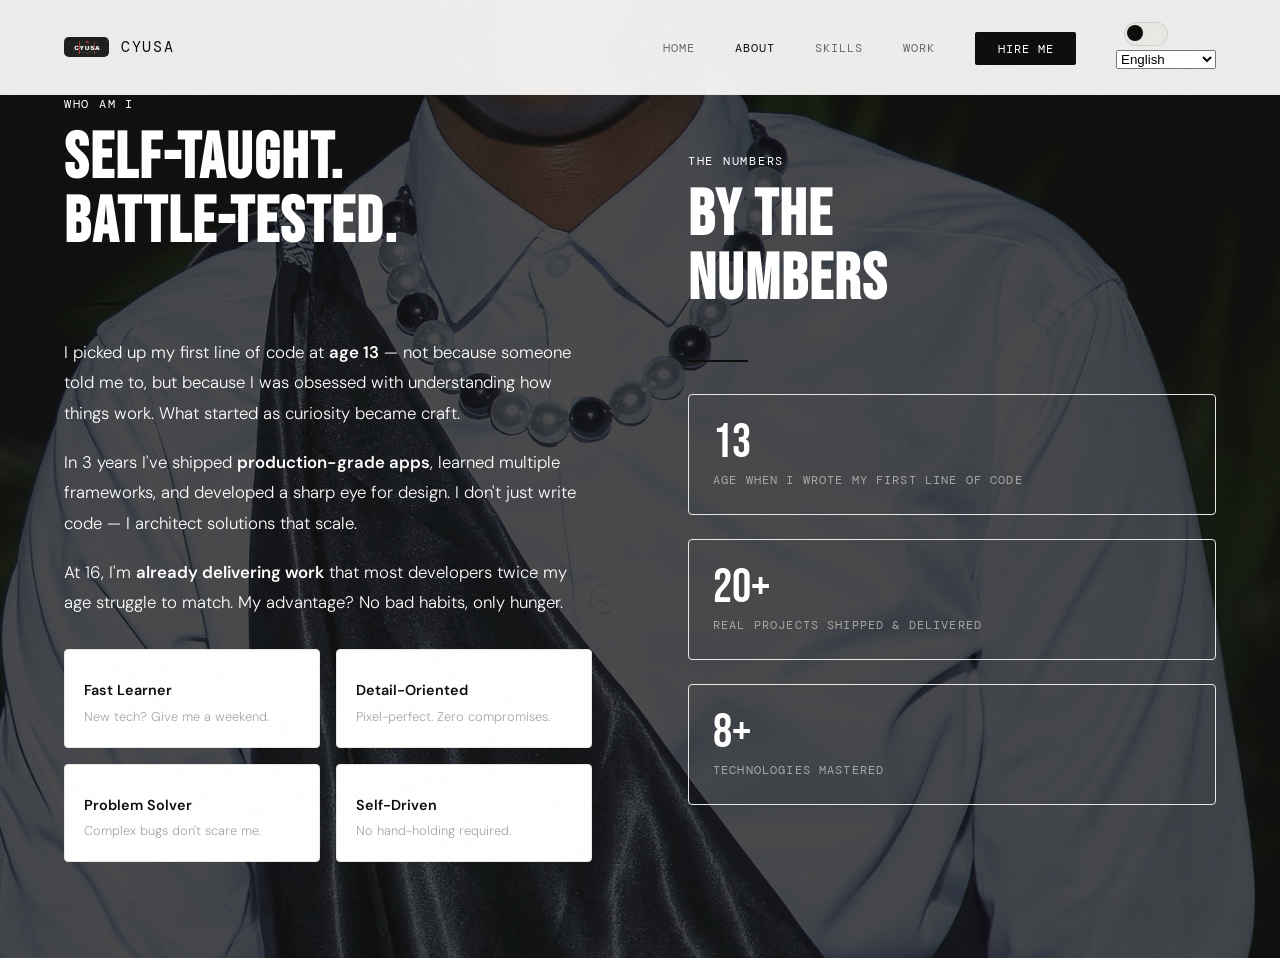
<file: about.html>
<!DOCTYPE html>
<html lang="en">
<head>
  <meta charset="UTF-8">
  <meta name="viewport" content="width=device-width, initial-scale=1.0">
  <title>About — CYUSA Yvan</title>
  <meta name="description" content="Cyusa Ivan — frontend developer portfolio about page.">
  <link rel="icon" href="./cyusa_logo.jpg" type="image/jpeg">
  <link rel="apple-touch-icon" href="./cyusa_logo.jpg">
  <link href="https://fonts.googleapis.com/css2?family=Bebas+Neue&family=DM+Sans:wght@300;400;500;600&family=DM+Mono:wght@400;500&display=swap" rel="stylesheet">
  <link rel="stylesheet" href="styles.css">
  <script defer src="script.js"></script>
</head>
<body>
  <nav>
    <a class="nav-logo" href="index.html">
      <img class="nav-logo-img" src="./cyusa_logo.jpg" alt="Cyusa logo">
      <span>CYUSA</span>
    </a>
    <ul class="nav-links">
      <li><a href="index.html">Home</a></li>
      <li><a href="about.html">About</a></li>
      <li><a href="skills.html">Skills</a></li>
      <li><a href="projects.html">Work</a></li>
      <li><a href="hire.html" class="btn-hire-nav">Hire Me</a></li>
      <li>
        <div class="theme-toggle-wrap" onclick="toggleTheme()" title="Toggle dark/light mode">
          <span class="theme-icon"></span>
          <div class="theme-toggle"></div>
          <span class="theme-icon"></span>
        </div>
         <div class="language-switcher">
    <select id="google_translate_select">
        <option value="en">English</option>
        <option value="fr">French</option>
        <option value="rw">Kinyarwanda</option>
    </select>
</div>
<div id="google_translate_element" style="display:none;"></div>
      </li>
    </ul>
  </nav>

  <main class="page">
    <section id="about">
      <div class="fade-up">
        <p class="section-label">Who am I</p>
        <h2 class="section-title">Self-Taught.<br>Battle-Tested.</h2>
        <div class="h-line"></div>
        <div class="about-text">
          <p>I picked up my first line of code at <strong>age 13</strong> — not because someone told me to, but because I was obsessed with understanding how things work. What started as curiosity became craft.</p>
          <p>In 3 years I've shipped <strong>production-grade apps</strong>, learned multiple frameworks, and developed a sharp eye for design. I don't just write code — I architect solutions that scale.</p>
          <p>At 16, I'm <strong>already delivering work</strong> that most developers twice my age struggle to match. My advantage? No bad habits, only hunger.</p>
        </div>
        <div class="capabilities">
          <div class="cap-item"><span class="cap-icon"></span><h4>Fast Learner</h4><p>New tech? Give me a weekend.</p></div>
          <div class="cap-item"><span class="cap-icon"></span><h4>Detail-Oriented</h4><p>Pixel-perfect. Zero compromises.</p></div>
          <div class="cap-item"><span class="cap-icon"></span><h4>Problem Solver</h4><p>Complex bugs don't scare me.</p></div>
          <div class="cap-item"><span class="cap-icon"></span><h4>Self-Driven</h4><p>No hand-holding required.</p></div>
        </div>
      </div>
      <div class="fade-up" style="transition-delay:0.15s">
        <p class="section-label">The numbers</p>
        <h2 class="section-title">By the<br>Numbers</h2>
        <div class="h-line"></div>
        <div style="display:flex;flex-direction:column;gap:1.5rem">
          <div style="padding:1.5rem;border:1px solid var(--grey-100);border-radius:4px">
            <div style="font-family:'Bebas Neue',sans-serif;font-size:3rem;line-height:1;color:var(--grey)">13</div>
            <div style="font-family:'DM Mono',monospace;font-size:0.72rem;letter-spacing:0.1em;text-transform:uppercase;color:var(--grey-300);margin-top:0.3rem">Age when I wrote my first line of code</div>
          </div>
          <div style="padding:1.5rem;border:1px solid var(--grey-100);border-radius:4px">
            <div style="font-family:'Bebas Neue',sans-serif;font-size:3rem;line-height:1;color:var(--grey)">20+</div>
            <div style="font-family:'DM Mono',monospace;font-size:0.72rem;letter-spacing:0.1em;text-transform:uppercase;color:var(--grey-300);margin-top:0.3rem">Real projects shipped &amp; delivered</div>
          </div>
          <div style="padding:1.5rem;border:1px solid var(--grey-100);border-radius:4px">
            <div style="font-family:'Bebas Neue',sans-serif;font-size:3rem;line-height:1;color:var(--grey)">8+</div>
            <div style="font-family:'DM Mono',monospace;font-size:0.72rem;letter-spacing:0.1em;text-transform:uppercase;color:var(--grey-300);margin-top:0.3rem">Technologies mastered</div>
          </div>
        </div>
      </div>
    </section>
  </main>
</body>
</html>
</file>
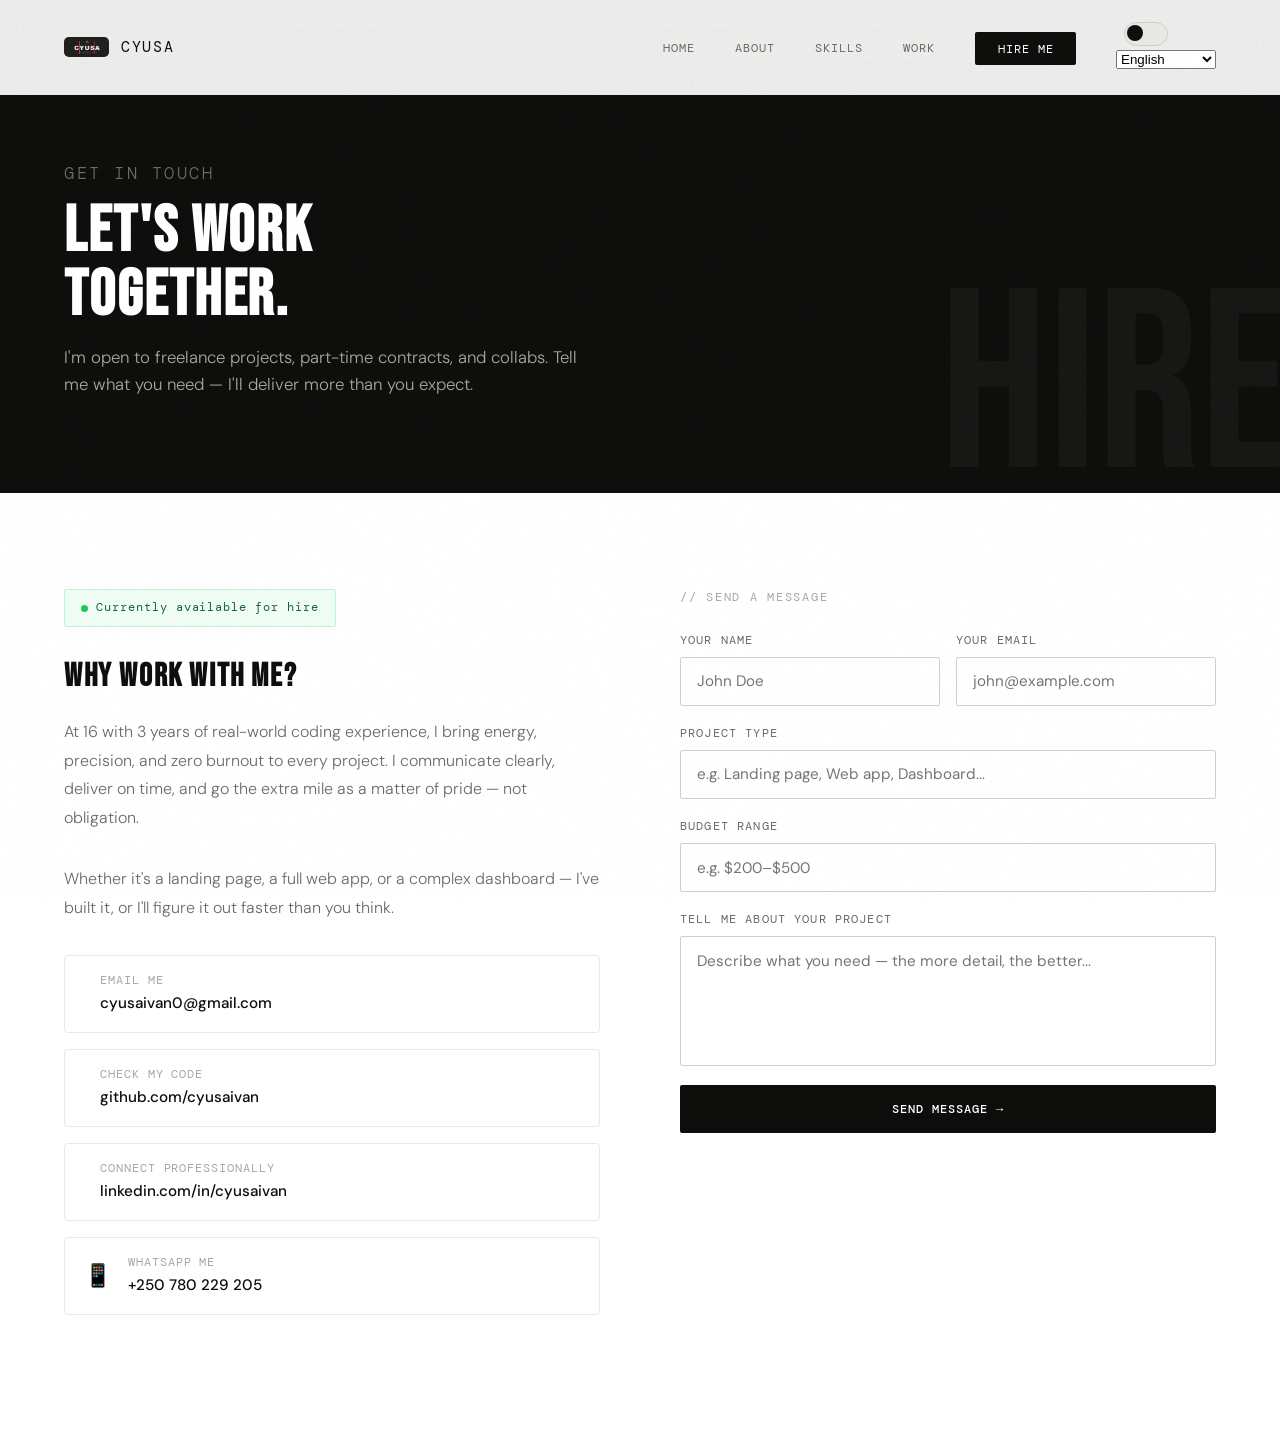
<file: hire.html>
<!DOCTYPE html>
<html lang="en">
<head>
  <meta charset="UTF-8">
  <meta name="viewport" content="width=device-width, initial-scale=1.0">
  <title>Hire — CYUSA Yvan</title>
  <meta name="description" content="Cyusa Ivan — frontend developer portfolio hire page.">
  <link rel="icon" href="./cyusa_logo.jpg" type="image/jpeg">
  <link rel="apple-touch-icon" href="./cyusa_logo.jpg">
  <link href="https://fonts.googleapis.com/css2?family=Bebas+Neue&family=DM+Sans:wght@300;400;500;600&family=DM+Mono:wght@400;500&display=swap" rel="stylesheet">
  <link rel="stylesheet" href="styles.css">
  <script defer src="script.js"></script>
</head>
<body>
  <nav>
    <a class="nav-logo" href="index.html">
      <img class="nav-logo-img" src="./cyusa_logo.jpg" alt="Cyusa logo">
      <span>CYUSA</span>
    </a>
    <ul class="nav-links">
      <li><a href="index.html">Home</a></li>
      <li><a href="about.html">About</a></li>
      <li><a href="skills.html">Skills</a></li>
      <li><a href="projects.html">Work</a></li>
      <li><a href="hire.html" class="btn-hire-nav">Hire Me</a></li>
      <li>
        <div class="theme-toggle-wrap" onclick="toggleTheme()" title="Toggle dark/light mode">
          <span class="theme-icon"></span>
          <div class="theme-toggle"></div>
          <span class="theme-icon"></span>
        </div>
         <div class="language-switcher">
    <select id="google_translate_select">
        <option value="en">English</option>
        <option value="fr">French</option>
        <option value="rw">Kinyarwanda</option>
    </select>
</div>
<div id="google_translate_element" style="display:none;"></div>
      </li>
    </ul>
  </nav>

  <main class="page hire-page">
    <div class="hire-hero">
      <p class="section-label">Get in touch</p>
      <h2 class="section-title">Let's Work<br>Together.</h2>
      <p>I'm open to freelance projects, part-time contracts, and collabs. Tell me what you need — I'll deliver more than you expect.</p>
    </div>

    <div class="hire-body">
      <div class="hire-info">
        <div class="availability-badge">Currently available for hire</div>
        <h3>Why Work With Me?</h3>
        <p>At 16 with 3 years of real-world coding experience, I bring energy, precision, and zero burnout to every project. I communicate clearly, deliver on time, and go the extra mile as a matter of pride — not obligation.</p>
        <p>Whether it's a landing page, a full web app, or a complex dashboard — I've built it, or I'll figure it out faster than you think.</p>
        <div class="contact-methods">
          <a class="contact-method" href="mailto:cyusaivan0@gmail.com">
            <span class="cm-icon"></span>
            <div><span class="cm-label">Email me</span><span class="cm-value">cyusaivan0@gmail.com</span></div>
          </a>
          <a class="contact-method" href="https://github.com" target="_blank">
            <span class="cm-icon"></span>
            <div><span class="cm-label">Check my code</span><span class="cm-value">github.com/cyusaivan</span></div>
          </a>
          <a class="contact-method" href="https://linkedin.com" target="_blank">
            <span class="cm-icon"></span>
            <div><span class="cm-label">Connect professionally</span><span class="cm-value">linkedin.com/in/cyusaivan</span></div>
          </a>
          <a class="contact-method" href="https://wa.me/250780229205" target="_blank">
            <span class="cm-icon">📱</span>
            <div><span class="cm-label">WhatsApp me</span><span class="cm-value">+250 780 229 205</span></div>
          </a>
        </div>
      </div>

      <div>
        <p class="section-label" style="margin-bottom:1.5rem">// send a message</p>
        <div class="contact-form" id="contact-form">
          <div class="form-row">
            <div class="form-group">
              <label class="form-label">Your Name</label>
              <input class="form-input" id="f-name" type="text" placeholder="John Doe">
            </div>
            <div class="form-group">
              <label class="form-label">Your Email</label>
              <input class="form-input" id="f-email" type="email" placeholder="john@example.com">
            </div>
          </div>
          <div class="form-group">
            <label class="form-label">Project Type</label>
            <input class="form-input" id="f-type" type="text" placeholder="e.g. Landing page, Web app, Dashboard...">
          </div>
          <div class="form-group">
            <label class="form-label">Budget Range</label>
            <input class="form-input" id="f-budget" type="text" placeholder="e.g. $200–$500">
          </div>
          <div class="form-group">
            <label class="form-label">Tell me about your project</label>
            <textarea class="form-textarea" id="f-msg" placeholder="Describe what you need — the more detail, the better..."></textarea>
          </div>
          <button class="btn btn-primary" style="width:100%;justify-content:center;padding:1rem" onclick="submitForm()">Send Message →</button>
          <div class="form-success" id="form-success">✓ Message sent! I'll get back to you within 24 hours.</div>
        </div>
      </div>
    </div>
  </main>
</body>
</html>
</file>
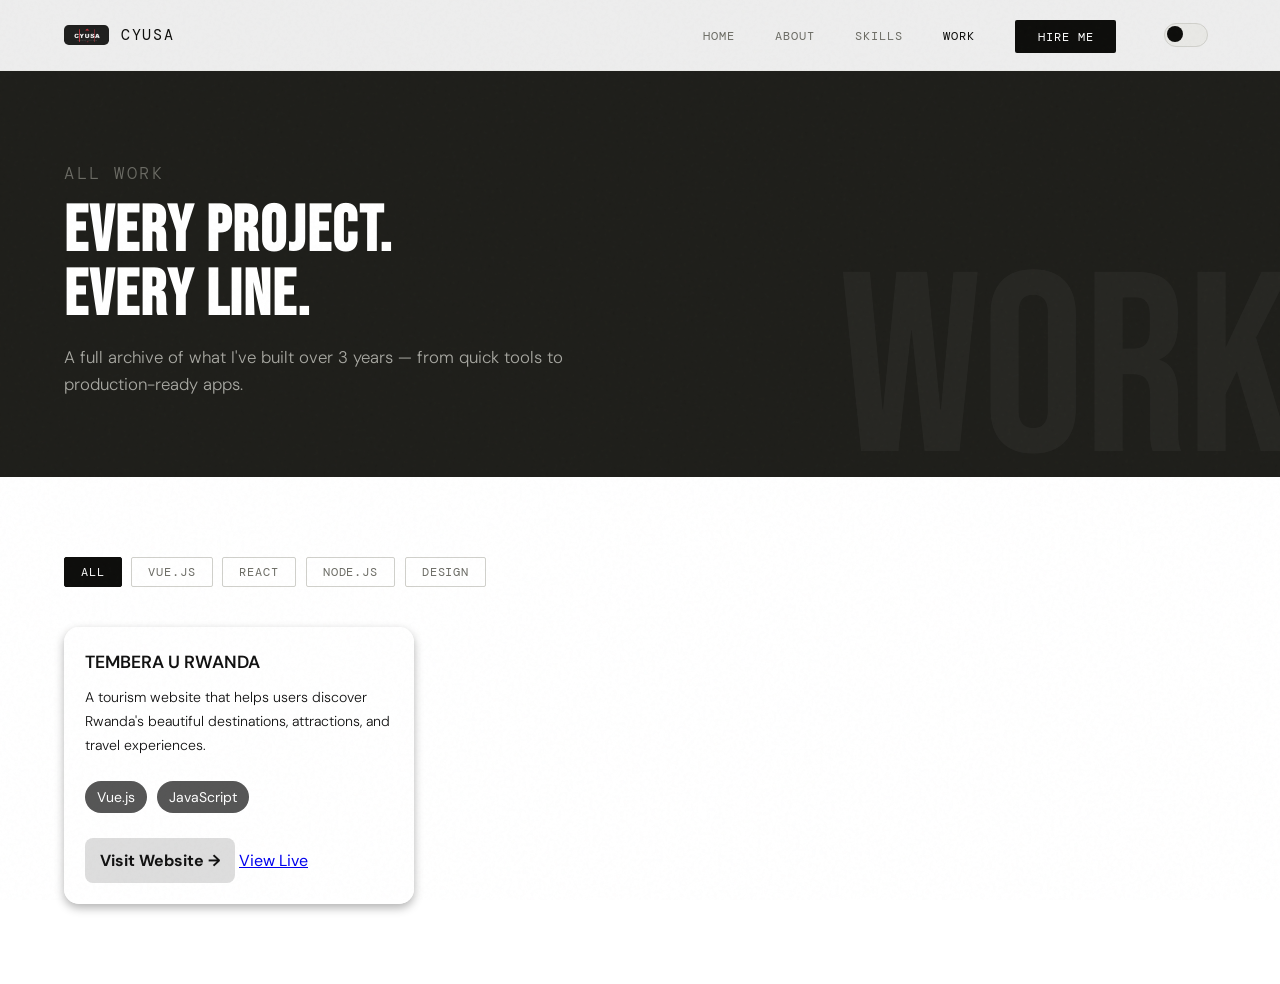
<file: projects.html>
<!DOCTYPE html>
<html lang="en">
<head>
  <meta charset="UTF-8">
  <meta name="viewport" content="width=device-width, initial-scale=1.0">
  <title>Work — CYUSA Yvan</title>
  <meta name="description" content="Cyusa Ivan — frontend developer portfolio work page.">
  <link rel="icon" href="./cyusa_logo.jpg" type="image/jpeg">
  <link rel="apple-touch-icon" href="./cyusa_logo.jpg">
  <link href="https://fonts.googleapis.com/css2?family=Bebas+Neue&family=DM+Sans:wght@300;400;500;600&family=DM+Mono:wght@400;500&display=swap" rel="stylesheet">
  <link rel="stylesheet" href="styles.css">
  <script defer src="script.js"></script>
</head>
<body>
  <nav>
    <a class="nav-logo" href="index.html">
      <img class="nav-logo-img" src="./cyusa_logo.jpg" alt="Cyusa logo">
      <span>CYUSA</span>
    </a>
    <ul class="nav-links">
      <li><a href="index.html">Home</a></li>
      <li><a href="about.html">About</a></li>
      <li><a href="skills.html">Skills</a></li>
      <li><a href="projects.html">Work</a></li>
      <li><a href="hire.html" class="btn-hire-nav">Hire Me</a></li>
      <li>
        <div class="theme-toggle-wrap" onclick="toggleTheme()" title="Toggle dark/light mode">
          <span class="theme-icon"></span>
          <div class="theme-toggle"></div>
          <span class="theme-icon"></span>
        </div>
        
      </li>
    </ul>
  </nav>

  <main class="page">
    <div class="projects-page-hero">
      <p class="section-label">All work</p>
      <h2 class="section-title">Every Project.<br>Every Line.</h2>
      <p>A full archive of what I've built over 3 years — from quick tools to production-ready apps.</p>
    </div>

    <div class="projects-full">
      <div class="filter-bar">
        <button class="filter-btn active" onclick="filterProjects('all', this)">All</button>
        <button class="filter-btn" onclick="filterProjects('Vue.js', this)">Vue.js</button>
        <button class="filter-btn" onclick="filterProjects('React', this)">React</button>
        <button class="filter-btn" onclick="filterProjects('Node.js', this)">Node.js</button>
        <button class="filter-btn" onclick="filterProjects('Design', this)">Design</button>
      </div>
   <div class="project-card" data-category="Vue.js">
    <div class="project-content">
        <h3>TEMBERA U RWANDA</h3>
        <p>
            A tourism website that helps users discover Rwanda's beautiful
            destinations, attractions, and travel experiences.
        </p>

        <div class="project-tech">
            <span>Vue.js</span>
            <span>JavaScript</span>
        </div>

        <div class="project-buttons">
            <a href="https://sos-l3-j6ew.vercel.app/"
               target="_blank"
               class="project-link">
                Visit Website →
            </a>
            <a href="https://github.com/01cyusa/SOS-L3"
               target="_blank"
               class="github-link">
                View Live
            </a>
        </div>
    </div>
</div>
</style>
<style>
.project-card{
    background: rgba(255,255,255,0.08);
    border: 1px solid rgba(255,255,255,0.15);
    border-radius: 15px;
    padding: 20px;
    max-width: 350px;
    transition: 0.3s ease;
    box-shadow: 0 4px 10px rgba(0,0,0,0.3);
}
.project-card:hover{
    transform: translateY(-5px);
}

/* Dark Mode */
body.dark-mode .project-card{
    color: white;
}

body.dark-mode .project-card h3,
body.dark-mode .project-card p{
    color: white;
}

/* Light Mode */
body:not(.dark-mode) .project-card{
    color: #111;
    background: rgba(255,255,255,0.9);
}

body:not(.dark-mode) .project-card h3,
body:not(.dark-mode) .project-card p{
    color: #111;
}

.project-tech{
    display: flex;
    gap: 10px;
    margin: 15px 0;
    flex-wrap: wrap;
}

.project-tech span{
    background: #555;
    color: white;
    padding: 5px 12px;
    border-radius: 20px;
    font-size: 14px;
}

.project-link{
    display: inline-block;
    margin-top: 10px;
    padding: 10px 15px;
    border-radius: 8px;
    text-decoration: none;
    transition: 0.3s;
}

/* Dark Mode Link */
body.dark-mode .project-link{
    background: #333;
    color: white;
}

/* Light Mode Link */
body:not(.dark-mode) .project-link{
    background: #ddd;
    color: #111;
}
</style>
    </div>
  </main>
</file>
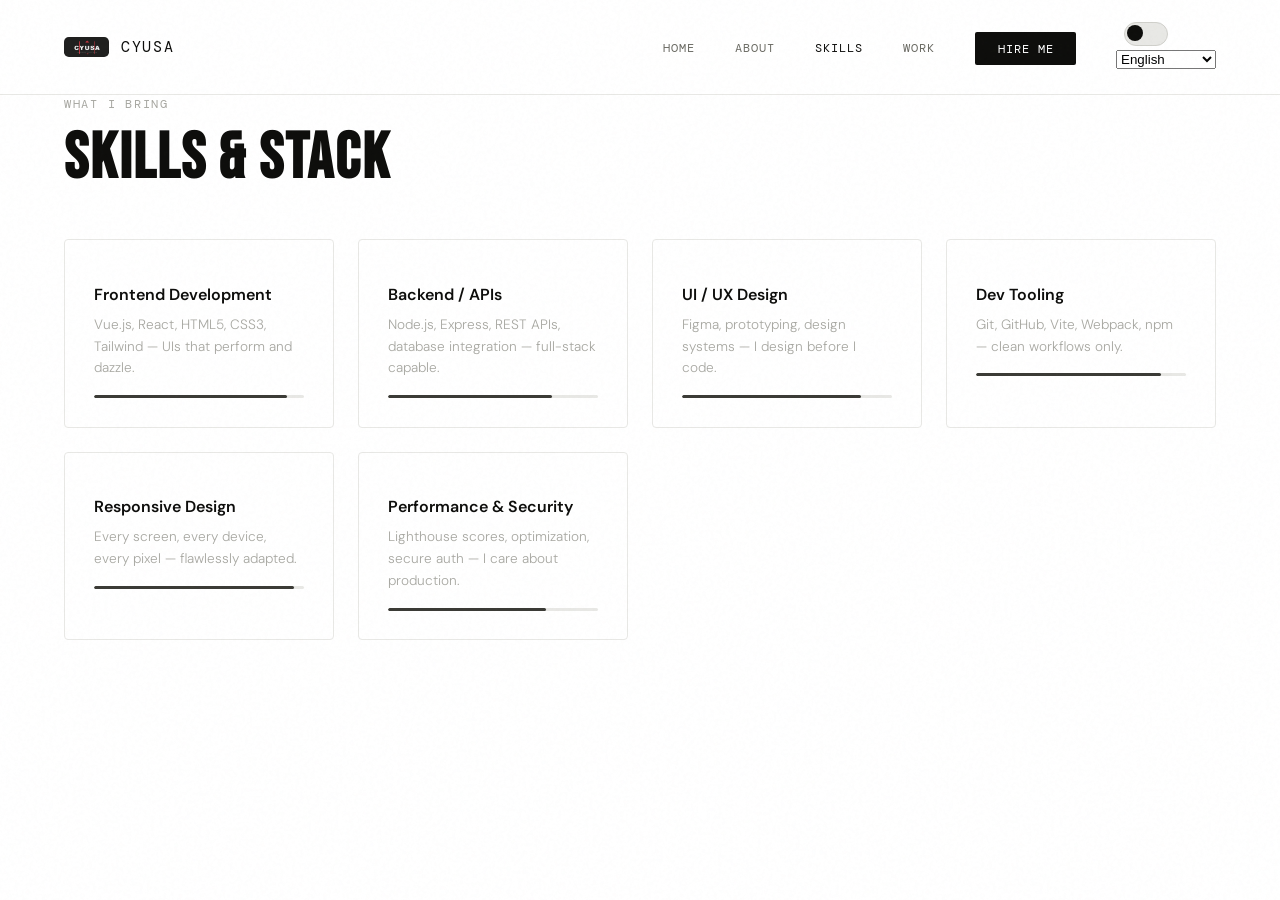
<file: skills.html>
<!DOCTYPE html>
<html lang="en">
<head>
  <meta charset="UTF-8">
  <meta name="viewport" content="width=device-width, initial-scale=1.0">
  <title>Skills — CYUSA Yvan</title>
  <meta name="description" content="Cyusa Ivan — frontend developer portfolio skills page.">
  <link rel="icon" href="./cyusa_logo.jpg" type="image/jpeg">
  <link rel="apple-touch-icon" href="./cyusa_logo.jpg">
  <link href="https://fonts.googleapis.com/css2?family=Bebas+Neue&family=DM+Sans:wght@300;400;500;600&family=DM+Mono:wght@400;500&display=swap" rel="stylesheet">
  <link rel="stylesheet" href="styles.css">
  <script defer src="script.js"></script>
</head>
<body>
  <nav>
    <a class="nav-logo" href="index.html">
      <img class="nav-logo-img" src="./cyusa_logo.jpg" alt="Cyusa logo">
      <span>CYUSA</span>
    </a>
    <ul class="nav-links">
      <li><a href="index.html">Home</a></li>
      <li><a href="about.html">About</a></li>
      <li><a href="skills.html">Skills</a></li>
      <li><a href="projects.html">Work</a></li>
      <li><a href="hire.html" class="btn-hire-nav">Hire Me</a></li>
      <li>
        <div class="theme-toggle-wrap" onclick="toggleTheme()" title="Toggle dark/light mode">
          <span class="theme-icon"></span>
          <div class="theme-toggle"></div>
          <span class="theme-icon"></span>
        </div>
         <div class="language-switcher">
    <select id="google_translate_select">
        <option value="en">English</option>
        <option value="fr">French</option>
        <option value="rw">Kinyarwanda</option>
    </select>
</div>
<div id="google_translate_element" style="display:none;"></div>
      </li>
    </ul>
  </nav>

  <main class="page">
    <section id="skills">
      <div class="fade-up">
        <p class="section-label">What I bring</p>
        <h2 class="section-title">Skills & Stack</h2>
        <div class="skills-grid">
          <div class="skill-card fade-up"><span class="skill-card-icon"></span><h3>Frontend Development</h3><p>Vue.js, React, HTML5, CSS3, Tailwind — UIs that perform and dazzle.</p><div class="skill-bar-wrap"><div class="skill-bar" style="width:92%"></div></div></div>
          <div class="skill-card fade-up"><span class="skill-card-icon"></span><h3>Backend / APIs</h3><p>Node.js, Express, REST APIs, database integration — full-stack capable.</p><div class="skill-bar-wrap"><div class="skill-bar" style="width:78%"></div></div></div>
          <div class="skill-card fade-up"><span class="skill-card-icon"></span><h3>UI / UX Design</h3><p>Figma, prototyping, design systems — I design before I code.</p><div class="skill-bar-wrap"><div class="skill-bar" style="width:85%"></div></div></div>
          <div class="skill-card fade-up"><span class="skill-card-icon"></span><h3>Dev Tooling</h3><p>Git, GitHub, Vite, Webpack, npm — clean workflows only.</p><div class="skill-bar-wrap"><div class="skill-bar" style="width:88%"></div></div></div>
          <div class="skill-card fade-up"><span class="skill-card-icon"></span><h3>Responsive Design</h3><p>Every screen, every device, every pixel — flawlessly adapted.</p><div class="skill-bar-wrap"><div class="skill-bar" style="width:95%"></div></div></div>
          <div class="skill-card fade-up"><span class="skill-card-icon"></span><h3>Performance & Security</h3><p>Lighthouse scores, optimization, secure auth — I care about production.</p><div class="skill-bar-wrap"><div class="skill-bar" style="width:75%"></div></div></div>
        </div>
      </div>
    </section>
  </main>
</body>
</html>
</file>
<file: styles.css>
:root {
  --white: #ffffff;
  --off-white: #f5f5f3;
  --grey-100: #e8e8e5;
  --grey-200: #d0d0cb;
  --grey-300: #a8a8a2;
  --grey-400: #6b6b64;
  --grey-500: #3a3a35;
  --grey-600: #1e1e1a;
  --black: #0d0d0b;
}

html.dark {
  --white: #111110;
  --off-white: #191918;
  --grey-100: #252523;
  --grey-200: #333330;
  --grey-300: #555550;
  --grey-400: #8a8a82;
  --grey-500: #b8b8b0;
  --grey-600: #e0e0d8;
  --black: #f0f0ec;
}

body, nav, section, footer, div, span, a, p, h1, h2, h3, h4, input, textarea, button {
  transition-property: background-color, border-color, color, box-shadow;
  transition-duration: 0.35s;
  transition-timing-function: ease;
}

.theme-toggle {
  width: 44px;
  height: 24px;
  background: var(--grey-100);
  border: 1.5px solid var(--grey-200);
  border-radius: 999px;
  cursor: pointer;
  position: relative;
  flex-shrink: 0;
  transition: background 0.3s, border-color 0.3s;
}
.theme-toggle::after {
  content: '';
  position: absolute;
  top: 2px;
  left: 2px;
  width: 16px;
  height: 16px;
  background: var(--black);
  border-radius: 50%;
  transition: transform 0.3s cubic-bezier(.4,0,.2,1), background 0.3s;
}
html.dark .theme-toggle::after {
  transform: translateX(20px);
}
.theme-toggle-wrap {
  display: flex;
  align-items: center;
  gap: 0.5rem;
}
.theme-icon {
  font-size: 0.85rem;
  line-height: 1;
  user-select: none;
  transition: opacity 0.2s;
}
*, *::before, *::after { box-sizing: border-box; margin: 0; padding: 0; }
html { scroll-behavior: smooth; }
body {
  background: var(--white);
  color: var(--black);
  font-family: 'DM Sans', sans-serif;
  font-size: 16px;
  line-height: 1.6;
  overflow-x: hidden;
}
body::before {
  content: '';
  position: fixed;
  inset: 0;
  background-image: url("data:image/svg+xml,%3Csvg viewBox='0 0 256 256' xmlns='http://www.w3.org/2000/svg'%3E%3Cfilter id='noise'%3E%3CfeTurbulence type='fractalNoise' baseFrequency='0.9' numOctaves='4' stitchTiles='stitch'/%3E%3C/filter%3E%3Crect width='100%25' height='100%25' filter='url(%23noise)' opacity='0.04'/%3E%3C/svg%3E");
  pointer-events: none;
  z-index: 9999;
  opacity: 0.5;
}

.page { min-height: 100vh; }

nav {
  position: fixed;
  top: 0; left: 0; right: 0;
  z-index: 500;
  display: flex;
  justify-content: space-between;
  align-items: center;
  padding: 1.4rem 4rem;
  background: rgba(255,255,255,0.92);
  backdrop-filter: blur(20px);
  border-bottom: 1px solid var(--grey-100);
}
html.dark nav { background: rgba(17,17,16,0.92); }
.nav-logo {
  font-family: 'Bebas Neue', sans-serif;
  font-size: 1.6rem;
  letter-spacing: 0.12em;
  color: var(--black);
  text-decoration: none;
  cursor: pointer;
  display: flex;
  align-items: center;
  gap: 0.75rem;
}
.nav-logo-img {
  width: 2.8rem;
  height: auto;
  object-fit: contain;
  border-radius: 0.3rem;
}
.nav-logo span {
  font-family: 'DM Mono', monospace;
  font-size: 0.95rem;
  letter-spacing: 0.12em;
  text-transform: uppercase;
}
.nav-links { display: flex; gap: 2.5rem; list-style: none; align-items: center; }
.nav-links a {
  font-family: 'DM Mono', monospace;
  font-size: 0.78rem;
  letter-spacing: 0.08em;
  text-transform: uppercase;
  color: var(--grey-400);
  text-decoration: none;
  cursor: pointer;
  transition: color 0.2s;
}
.nav-links a:hover, .nav-links a.active-link { color: var(--black); }
.hero-brand {
  display: inline-flex;
  align-items: center;
  gap: 0.9rem;
  margin-bottom: 1rem;
}
.hero-brand-logo {
  width: 4rem;
  height: auto;
  border-radius: 0.4rem;
  box-shadow: 0 10px 30px rgba(0,0,0,0.08);
}
.hero-brand span {
  font-family: 'DM Mono', monospace;
  font-size: 0.85rem;
  letter-spacing: 0.13em;
  text-transform: uppercase;
  color: var(--primary);
}
.btn-hire-nav {
  background: var(--black) !important;
  color: var(--white) !important;
  padding: 0.55rem 1.4rem !important;
  border-radius: 2px;
  transition: background 0.2s !important;
}
.btn-hire-nav:hover { background: var(--grey-500) !important; }

.btn {
  display: inline-flex;
  align-items: center;
  gap: 0.5rem;
  padding: 0.75rem 1.8rem;
  border-radius: 2px;
  font-family: 'DM Mono', monospace;
  font-size: 0.78rem;
  letter-spacing: 0.08em;
  text-transform: uppercase;
  text-decoration: none;
  font-weight: 500;
  cursor: pointer;
  border: none;
  transition: all 0.22s ease;
}
.btn-primary { background: var(--black); color: var(--white); }
.btn-primary:hover { background: var(--grey-500); transform: translateY(-2px); box-shadow: 0 8px 24px rgba(0,0,0,0.15); }
.btn-hire {
  background: var(--grey-100);
  color: var(--black);
  border: 1.5px solid var(--grey-200);
  position: relative;
  overflow: hidden;
}
.btn-hire::before {
  content: '';
  position: absolute;
  inset: 0;
  background: var(--black);
  transform: scaleX(0);
  transform-origin: left;
  transition: transform 0.3s ease;
  z-index: 0;
}
.btn-hire:hover::before { transform: scaleX(1); }
.btn-hire:hover { color: var(--white); border-color: var(--black); }
.btn-hire span { position: relative; z-index: 1; }
.btn-outline { background: transparent; color: var(--grey-400); border: 1.5px solid var(--grey-200); }
.btn-outline:hover { border-color: var(--grey-400); color: var(--black); transform: translateY(-2px); }
.btn-ghost { background: var(--white); color: var(--grey-500); border: 1.5px solid var(--grey-200); box-shadow: 0 2px 8px rgba(0,0,0,0.06); }
.btn-ghost:hover { background: var(--off-white); color: var(--black); box-shadow: 0 4px 16px rgba(0,0,0,0.1); transform: translateY(-2px); }

.section-label {
  font-family: 'DM Mono', monospace;
  font-size: 0.72rem;
  letter-spacing: 0.15em;
  text-transform: uppercase;
  color: var(--grey-300);
  margin-bottom: 0.8rem;
}
.section-title {
  font-family: 'Bebas Neue', sans-serif;
  font-size: clamp(2.5rem, 5vw, 4.5rem);
  letter-spacing: 0.03em;
  color: var(--black);
  line-height: 1;
  margin-bottom: 3rem;
}
.h-line { width: 60px; height: 2px; background: var(--black); margin-bottom: 2rem; }
.fade-up { opacity: 0; transform: translateY(28px); transition: opacity 0.7s ease, transform 0.7s ease; }
.fade-up.visible { opacity: 1; transform: translateY(0); }

.hero {
  min-height: 100vh;
  display: grid;
  grid-template-columns: 1fr 1fr;
  align-items: center;
  padding: 8rem 4rem 4rem;
  gap: 4rem;
  position: relative;
  overflow: hidden;
}
.hero::after {
  content: 'DEV';
  position: absolute;
  right: -0.05em; bottom: -0.15em;
  font-family: 'Bebas Neue', sans-serif;
  font-size: clamp(12rem, 22vw, 22rem);
  color: var(--grey-100);
  line-height: 1;
  pointer-events: none;
  user-select: none;
  z-index: 0;
}
.hero-content { position: relative; z-index: 1; }
.badge {
  display: inline-flex;
  align-items: center;
  gap: 0.5rem;
  background: var(--grey-100);
  border: 1px solid var(--grey-200);
  padding: 0.35rem 0.9rem;
  border-radius: 2px;
  font-family: 'DM Mono', monospace;
  font-size: 0.72rem;
  letter-spacing: 0.1em;
  text-transform: uppercase;
  color: var(--grey-400);
  margin-bottom: 1.6rem;
}
.badge::before {
  content: '';
  width: 6px; height: 6px;
  background: #4ade80;
  border-radius: 50%;
  animation: pulse 2s infinite;
}
@keyframes pulse {
  0%,100% { opacity:1; transform:scale(1); }
  50% { opacity:0.5; transform:scale(0.8); }
}
h1 {
  font-family: 'Bebas Neue', sans-serif;
  font-size: clamp(3.5rem, 7vw, 7rem);
  line-height: 0.95;
  letter-spacing: 0.02em;
  color: var(--black);
  margin-bottom: 1.4rem;
}
h1 span { color: var(--grey-300); }
.hero-desc { font-size: 1.05rem; color: var(--grey-400); max-width: 460px; margin-bottom: 2.5rem; font-weight: 300; line-height: 1.75; }
.cta-group { display: flex; flex-wrap: wrap; gap: 0.8rem; align-items: center; }
.stats-row { display: flex; gap: 2.5rem; margin-top: 3rem; padding-top: 2rem; border-top: 1px solid var(--grey-100); }
.stat { display: flex; flex-direction: column; }
.stat-num { font-family: 'Bebas Neue', sans-serif; font-size: 2.2rem; letter-spacing: 0.05em; line-height: 1; color: var(--black); }
.stat-label { font-family: 'DM Mono', monospace; font-size: 0.68rem; letter-spacing: 0.1em; text-transform: uppercase; color: var(--grey-300); margin-top: 0.2rem; }
.hero-visual { position: relative; z-index: 1; display: grid; grid-template-columns: minmax(220px, 360px) 1fr; gap: 1rem; align-items: start; }
.hero-photo { display: block; width: 100%; max-width: 100%; height: auto; border-radius: 20px; object-fit: cover; box-shadow: 0 30px 60px rgba(0,0,0,0.18); border: 1px solid rgba(255,255,255,0.08); }
.code-card {
  background: #1e1e1a;
  border-radius: 6px;
  padding: 1.4rem 1.6rem;
  font-family: 'DM Mono', monospace;
  font-size: 0.78rem;
  line-height: 1.9;
  color: var(--grey-200);
  border: 1px solid rgba(255,255,255,0.06);
  box-shadow: 0 20px 60px rgba(0,0,0,0.2);
  animation: float 6s ease-in-out infinite;
}
html.dark .code-card { background: #0a0a09; border-color: rgba(255,255,255,0.04); }
@keyframes float { 0%,100%{transform:translateY(0)} 50%{transform:translateY(-8px)} }
.code-card .dot-row { display:flex; gap:6px; margin-bottom:1rem; }
.dot { width:10px; height:10px; border-radius:50%; }
.dot-r{background:#ff5f57} .dot-y{background:#febc2e} .dot-g{background:#28c840}
.c-kw{color:#c0a0e0} .c-fn{color:#7ec8e3} .c-str{color:#a8d8a8} .c-num{color:#f0c080} .c-cm{color:var(--grey-400)} .c-br{color:var(--grey-300)}
.skill-chips { display:flex; flex-wrap:wrap; gap:0.5rem; }
.chip {
  background: var(--grey-100);
  border: 1px solid var(--grey-200);
  padding: 0.3rem 0.8rem;
  border-radius: 2px;
  font-family: 'DM Mono', monospace;
  font-size: 0.72rem;
  letter-spacing: 0.06em;
  color: var(--grey-500);
  transition: all 0.2s;
  cursor: default;
}
.chip:hover { background: var(--black); color: var(--white); border-color: var(--black); transform: translateY(-1px); }

#about {
  background: linear-gradient(rgba(17,17,16,0.75), rgba(17,17,16,0.75)), url('./CYUSA.jpg');
  background-size: cover;
  background-position: center;
  background-repeat: no-repeat;
  display: grid;
  grid-template-columns: 1fr 1fr;
  gap: 6rem;
  align-items: center;
  padding: 6rem 4rem;
  color: var(--white);
}
#about .section-label,
#about .section-title,
#about .about-text p,
#about .about-text p strong {
  color: inherit;
}
#about .cap-item {
  color: var(--black);
}
.about-text p { color: var(--grey-100); margin-bottom: 1.2rem; font-weight: 300; font-size: 1.05rem; line-height: 1.8; }
.about-text p strong { color: var(--black); font-weight: 600; }
.capabilities { display: grid; grid-template-columns: 1fr 1fr; gap: 1rem; margin-top: 2rem; }
.cap-item { background: var(--white); border: 1px solid var(--grey-100); padding: 1.2rem; border-radius: 4px; transition: all 0.25s; }
.cap-item:hover { border-color: var(--grey-300); box-shadow: 0 8px 24px rgba(0,0,0,0.08); transform: translateY(-3px); }
.cap-icon { font-size: 1.4rem; margin-bottom: 0.6rem; display: block; }
.cap-item h4 { font-size: 0.9rem; font-weight: 600; color: var(--black); margin-bottom: 0.3rem; }
.cap-item p { font-size: 0.8rem; color: var(--grey-300); font-weight: 300; margin: 0; }

#skills { background: var(--white); padding: 6rem 4rem; }
.skills-grid { display: grid; grid-template-columns: repeat(auto-fill, minmax(260px, 1fr)); gap: 1.5rem; }
.skill-card {
  border: 1px solid var(--grey-100);
  padding: 1.8rem;
  border-radius: 4px;
  transition: all 0.25s;
  position: relative;
  overflow: hidden;
}
.skill-card::before {
  content: '';
  position: absolute;
  bottom: 0; left: 0; right: 0;
  height: 2px;
  background: var(--black);
  transform: scaleX(0);
  transform-origin: left;
  transition: transform 0.3s ease;
}
.skill-card:hover::before { transform: scaleX(1); }
.skill-card:hover { border-color: var(--grey-200); box-shadow: 0 12px 32px rgba(0,0,0,0.08); transform: translateY(-4px); }
.skill-card-icon { font-size: 1.8rem; margin-bottom: 0.8rem; display: block; }
.skill-card h3 { font-weight: 600; font-size: 1rem; color: var(--black); margin-bottom: 0.4rem; }
.skill-card p { font-size: 0.85rem; color: var(--grey-300); font-weight: 300; margin-bottom: 1rem; }
.skill-bar-wrap { height: 3px; background: var(--grey-100); border-radius: 2px; overflow: hidden; }
.skill-bar { height: 100%; background: var(--grey-500); border-radius: 2px; transform-origin: left; animation: growBar 1.2s ease forwards; transform: scaleX(0); }
@keyframes growBar { to { transform: scaleX(1); } }

#home-projects-preview { background: var(--grey-600); padding: 6rem 4rem; }
#home-projects-preview .section-title { color: var(--white); }
#home-projects-preview .section-label { color: var(--grey-400); }
.projects-preview-grid { display: grid; grid-template-columns: repeat(3, 1fr); gap: 1.5rem; margin-bottom: 2.5rem; }
.project-card {
  background: rgba(255,255,255,0.04);
  border: 1px solid rgba(255,255,255,0.08);
  border-radius: 6px;
  padding: 2rem;
  transition: all 0.3s;
  cursor: pointer;
  color: inherit;
  text-decoration: none;
}
.project-card:hover { background: rgba(255,255,255,0.08); border-color: rgba(255,255,255,0.18); transform: translateY(-6px); box-shadow: 0 24px 48px rgba(0,0,0,0.3); }
.project-num { font-family: 'Bebas Neue', sans-serif; font-size: 3rem; color: rgba(255,255,255,0.08); line-height: 1; margin-bottom: 0.8rem; }
.project-card h3 { font-weight: 600; font-size: 1.1rem; color: var(--white); margin-bottom: 0.6rem; }
.project-card p { font-size: 0.88rem; color: var(--grey-300); margin-bottom: 1.4rem; line-height: 1.7; font-weight: 300; }
.project-tags { display: flex; flex-wrap: wrap; gap: 0.4rem; }
.project-tag { font-family: 'DM Mono', monospace; font-size: 0.68rem; letter-spacing: 0.06em; padding: 0.2rem 0.6rem; background: rgba(255,255,255,0.06); border: 1px solid rgba(255,255,255,0.1); border-radius: 2px; color: var(--grey-300); }
.view-all-wrap { text-align: center; margin-top: 1.5rem; }

#home-cta {
  background: var(--off-white);
  text-align: center;
  display: flex;
  flex-direction: column;
  align-items: center;
  gap: 1.5rem;
  padding: 8rem 4rem;
}
#home-cta .section-title { margin-bottom: 0; }
.contact-desc { font-size: 1.05rem; color: var(--grey-400); max-width: 480px; font-weight: 300; line-height: 1.75; margin-bottom: 1rem; }
.cta-big { display: flex; flex-wrap: wrap; gap: 1rem; justify-content: center; }

.projects-page-hero {
  background: var(--grey-600);
  padding: 10rem 4rem 5rem;
  position: relative;
  overflow: hidden;
}
.projects-page-hero::after {
  content: 'WORK';
  position: absolute;
  right: -0.05em; bottom: -0.1em;
  font-family: 'Bebas Neue', sans-serif;
  font-size: clamp(10rem, 20vw, 20rem);
  color: rgba(255,255,255,0.04);
  line-height: 1;
  pointer-events: none;
  user-select: none;
}
.projects-page-hero .section-label { color: var(--grey-400); }
.projects-page-hero .section-title { color: var(--white); margin-bottom: 1rem; }
.projects-page-hero p { color: var(--grey-300); font-weight: 300; font-size: 1.05rem; max-width: 500px; }
.projects-full { padding: 5rem 4rem; background: var(--white); }
.projects-full-grid { display: grid; grid-template-columns: repeat(auto-fill, minmax(320px, 1fr)); gap: 1.5rem; }
.proj-full-card {
  border: 1px solid var(--grey-100);
  border-radius: 6px;
  padding: 2rem;
  transition: all 0.3s;
  position: relative;
  overflow: hidden;
}
.proj-full-card::before {
  content: '';
  position: absolute;
  top: 0; left: 0; right: 0;
  height: 2px;
  background: var(--black);
  transform: scaleX(0);
  transform-origin: left;
  transition: transform 0.35s ease;
}
.proj-full-card:hover::before { transform: scaleX(1); }
.proj-full-card:hover { box-shadow: 0 16px 48px rgba(0,0,0,0.1); transform: translateY(-5px); border-color: var(--grey-200); }
.proj-full-num { font-family: 'Bebas Neue', sans-serif; font-size: 2.5rem; color: var(--grey-100); line-height: 1; margin-bottom: 0.6rem; }
.proj-full-card h3 { font-weight: 600; font-size: 1.15rem; color: var(--black); margin-bottom: 0.5rem; }
.proj-full-card .proj-desc { font-size: 0.9rem; color: var(--grey-400); line-height: 1.75; font-weight: 300; margin-bottom: 1.2rem; }
.proj-full-tags { display: flex; flex-wrap: wrap; gap: 0.4rem; margin-bottom: 1.2rem; }
.proj-full-tag { font-family: 'DM Mono', monospace; font-size: 0.68rem; letter-spacing: 0.06em; padding: 0.2rem 0.7rem; background: var(--grey-100); border: 1px solid var(--grey-200); border-radius: 2px; color: var(--grey-500); }
.proj-link { font-family: 'DM Mono', monospace; font-size: 0.72rem; letter-spacing: 0.08em; text-transform: uppercase; color: var(--grey-400); text-decoration: none; transition: color 0.2s; }
.proj-link:hover { color: var(--black); }
.proj-link::after { content: ' →'; }
.filter-bar { display: flex; gap: 0.6rem; flex-wrap: wrap; margin-bottom: 2.5rem; }
.filter-btn {
  font-family: 'DM Mono', monospace;
  font-size: 0.72rem;
  letter-spacing: 0.08em;
  text-transform: uppercase;
  padding: 0.4rem 1rem;
  border: 1.5px solid var(--grey-200);
  background: transparent;
  color: var(--grey-400);
  border-radius: 2px;
  cursor: pointer;
  transition: all 0.2s;
}
.filter-btn:hover, .filter-btn.active { background: var(--black); color: var(--white); border-color: var(--black); }

.hire-page { background: var(--white); }
.hire-hero {
  background: var(--black);
  padding: 10rem 4rem 6rem;
  position: relative;
  overflow: hidden;
}
.hire-hero::after {
  content: 'HIRE';
  position: absolute;
  right: -0.05em; bottom: -0.1em;
  font-family: 'Bebas Neue', sans-serif;
  font-size: clamp(10rem, 20vw, 20rem);
  color: rgba(255,255,255,0.04);
  line-height: 1;
  pointer-events: none;
}
.hire-hero .section-label { color: var(--grey-400); }
.hire-hero .section-title { color: var(--white); margin-bottom: 1rem; }
.hire-hero p { color: var(--grey-300); font-weight: 300; font-size: 1.05rem; max-width: 540px; }
.hire-body { display: grid; grid-template-columns: 1fr 1fr; gap: 5rem; padding: 6rem 4rem; align-items: start; }
.hire-info h3 { font-family: 'Bebas Neue', sans-serif; font-size: 2rem; letter-spacing: 0.05em; color: var(--black); margin-bottom: 1rem; }
.hire-info p { color: var(--grey-400); font-weight: 300; line-height: 1.8; margin-bottom: 2rem; }
.contact-methods { display: flex; flex-direction: column; gap: 1rem; margin-bottom: 2rem; }
.contact-method {
  display: flex;
  align-items: center;
  gap: 1rem;
  padding: 1rem 1.2rem;
  border: 1px solid var(--grey-100);
  border-radius: 4px;
  text-decoration: none;
  transition: all 0.2s;
  cursor: pointer;
}
.contact-method:hover { border-color: var(--black); box-shadow: 0 4px 16px rgba(0,0,0,0.08); transform: translateX(4px); }
.cm-icon { font-size: 1.4rem; }
.cm-label { font-family: 'DM Mono', monospace; font-size: 0.72rem; letter-spacing: 0.08em; text-transform: uppercase; color: var(--grey-300); display: block; }
.cm-value { font-size: 0.95rem; color: var(--black); font-weight: 500; }
.availability-badge {
  display: inline-flex;
  align-items: center;
  gap: 0.5rem;
  background: #f0fdf4;
  border: 1px solid #bbf7d0;
  padding: 0.5rem 1rem;
  border-radius: 2px;
  font-family: 'DM Mono', monospace;
  font-size: 0.75rem;
  letter-spacing: 0.08em;
  color: #166534;
  margin-bottom: 1.5rem;
}
.availability-badge::before { content: ''; width: 7px; height: 7px; background: #22c55e; border-radius: 50%; animation: pulse 2s infinite; }

.contact-form { display: flex; flex-direction: column; gap: 1.2rem; }
.form-group { display: flex; flex-direction: column; gap: 0.4rem; }
.form-label { font-family: 'DM Mono', monospace; font-size: 0.72rem; letter-spacing: 0.1em; text-transform: uppercase; color: var(--grey-400); }
.form-input, .form-textarea {
  padding: 0.85rem 1rem;
  border: 1.5px solid var(--grey-200);
  border-radius: 2px;
  font-family: 'DM Sans', sans-serif;
  font-size: 0.95rem;
  color: var(--black);
  background: var(--white);
  transition: border-color 0.2s, box-shadow 0.2s;
  outline: none;
  resize: none;
}
.form-input:focus, .form-textarea:focus { border-color: var(--black); box-shadow: 0 0 0 3px rgba(13,13,11,0.06); }
.form-textarea { height: 130px; }
.form-row { display: grid; grid-template-columns: 1fr 1fr; gap: 1rem; }
.form-success {
  display: none;
  background: #f0fdf4;
  border: 1px solid #bbf7d0;
  padding: 1.2rem;
  border-radius: 4px;
  font-family: 'DM Mono', monospace;
  font-size: 0.82rem;
  color: #166534;
  text-align: center;
}

footer {
  background: var(--black);
  color: var(--grey-400);
  padding: 2.5rem 4rem;
  display: flex;
  justify-content: space-between;
  align-items: center;
  font-family: 'DM Mono', monospace;
  font-size: 0.72rem;
  letter-spacing: 0.06em;
}
footer a { color: var(--grey-300); text-decoration: none; transition: color 0.2s; cursor: pointer; }
footer a:hover { color: var(--white); }
.footer-links { display: flex; gap: 2rem; }

::-webkit-scrollbar { width: 4px; }
::-webkit-scrollbar-track { background: var(--grey-100); }
::-webkit-scrollbar-thumb { background: var(--grey-300); border-radius: 2px; }

@media (max-width: 768px) {
  nav { padding: 1.2rem 1.5rem; }
  .nav-links { display: none; }
  .hero { grid-template-columns: 1fr; padding: 7rem 1.5rem 3rem; }
  .hero::after { font-size: 8rem; }
  #about { grid-template-columns: 1fr; padding: 4rem 1.5rem; gap: 3rem; }
  #skills, #home-projects-preview, #home-cta, .projects-full { padding: 4rem 1.5rem; }
  .projects-preview-grid, .projects-full-grid { grid-template-columns: 1fr; }
  .hire-body { grid-template-columns: 1fr; padding: 4rem 1.5rem; gap: 3rem; }
  .hire-hero, .projects-page-hero { padding: 8rem 1.5rem 4rem; }
  footer { flex-direction: column; gap: 1rem; text-align: center; padding: 2rem 1.5rem; }
  .stats-row { gap: 1.5rem; }
  .capabilities, .form-row { grid-template-columns: 1fr; }
}
.project-card{
    background: rgba(225, 222, 222, 0.08);
    border: 1px solid (252, 249, 249, 0.1);
    border-radius: 15px;
    padding: 20px;
    transition: 0.3s;
}

.project-card:hover{
    transform: translateY(-5px);
}

.project-content h3{
    margin-bottom: 10px;
}

.project-tech{
    display: flex;
    gap: 10px;
    margin: 15px 0;
}

.project-tech span{
    background: #444;
    padding: 5px 10px;
    border-radius: 20px;
    font-size: 14px;
}

.project-link{
    color: #fff;
    text-decoration: none;
    font-weight: bold;
}

.project-link:hover{
    text-decoration: underline;
}
</file>
